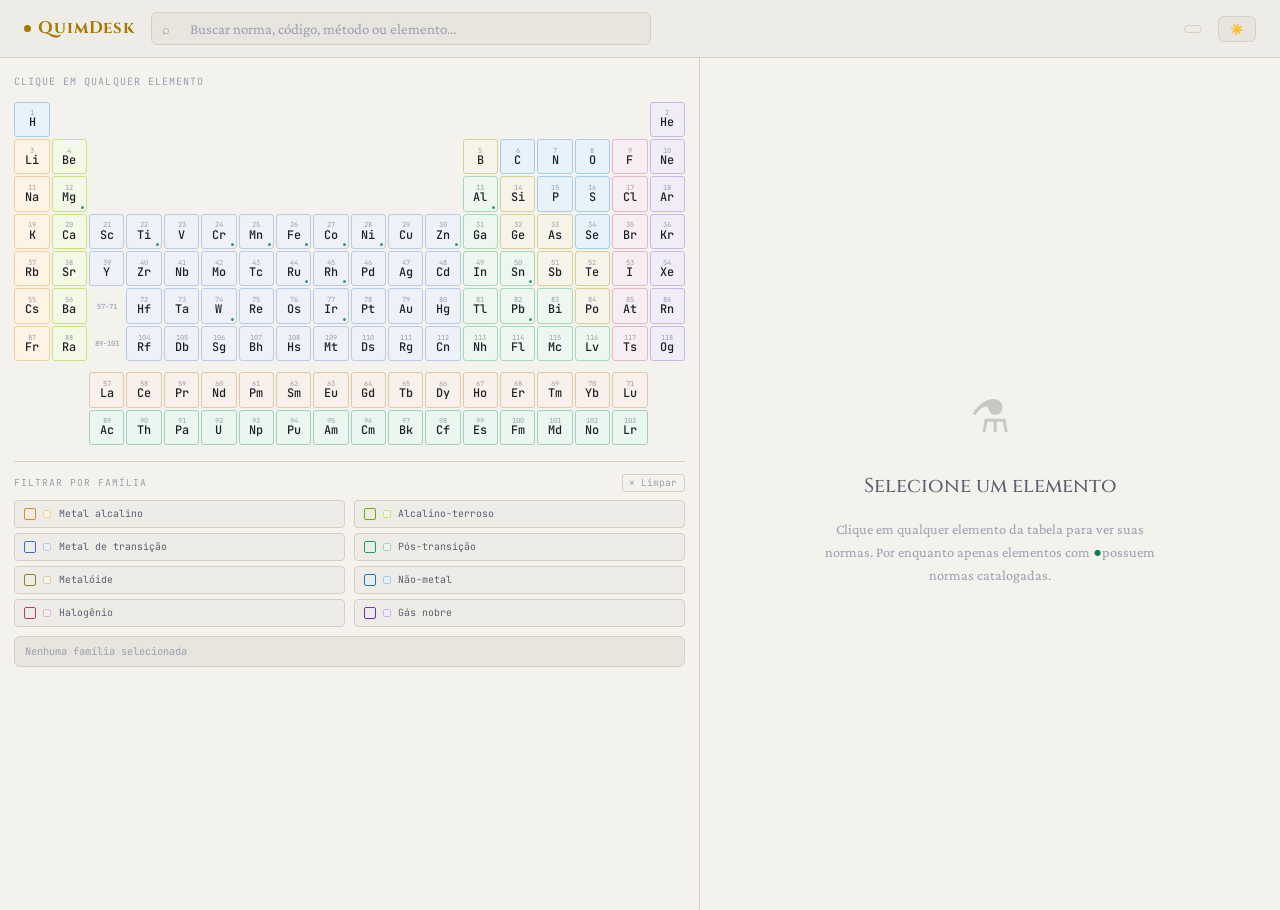
<file: ferramentas/QuimDesk/quimdesk.html>
<!DOCTYPE html>
<html lang="pt-BR" data-theme="light">
<head>
<meta charset="UTF-8">
<meta name="viewport" content="width=device-width, initial-scale=1.0">
<title>QuimDesk</title>
<link href="https://fonts.googleapis.com/css2?family=Cinzel:wght@500;700&family=Crimson+Pro:ital,wght@0,300;0,400;0,600;1,300&family=JetBrains+Mono:wght@300;400;500&display=swap" rel="stylesheet">
<style>
*,*::before,*::after{box-sizing:border-box;margin:0;padding:0}

/* ══ LIGHT THEME (DEFAULT) ══ */
:root{
  --bg:#f4f2ed; --surface:#eeece6; --card:#e8e5de;
  --border:#d4d0c8; --border-light:#b8b4a8;
  --text:#1e2028; --text-muted:#5a6070; --text-faint:#9aa0b0;
  --gold:#8a6200; --gold-light:#a87800; --gold-bg:#fff8e2; --gold-border:#dfc050;
  --silver:#3e5868; --silver-light:#2e4858; --silver-bg:#edf2f6; --silver-border:#98b4c4;
  --blue:#1a5faa; --blue-bg:#e8f0fa; --blue-border:#9ab8e0; --blue-glow:rgba(26,95,170,.22);
  --teal:#0f7a5a; --teal-bg:#e8f6f0; --teal-border:#80c8a8; --teal-glow:rgba(15,122,90,.22);
  --coral:#b83820; --coral-bg:#faeee8; --coral-border:#d8a090; --coral-glow:rgba(184,56,32,.22);
  --cat-alkali-bg:#fff3e6;   --cat-alkali-bd:#f0d0a0;   --cat-alkali-glow:#e08820;
  --cat-alkaline-bg:#f4f8e6; --cat-alkaline-bd:#cce080;  --cat-alkaline-glow:#70aa10;
  --cat-trans-bg:#eef2f8;    --cat-trans-bd:#b8cce8;    --cat-trans-glow:#3a70c8;
  --cat-post-bg:#edf6ef;     --cat-post-bd:#a8d8b8;     --cat-post-glow:#20a058;
  --cat-metal-bg:#f6f4e8;    --cat-metal-bd:#d8d098;    --cat-metal-glow:#908020;
  --cat-non-bg:#e8f2fa;      --cat-non-bd:#a8cce8;      --cat-non-glow:#1878bc;
  --cat-hal-bg:#f8eef2;      --cat-hal-bd:#e0b8cc;      --cat-hal-glow:#b83878;
  --cat-noble-bg:#f0edf8;    --cat-noble-bd:#c8b8e8;    --cat-noble-glow:#7030b8;
  --cat-lan-bg:#f8f0ea;      --cat-lan-bd:#e0c8a8;      --cat-lan-glow:#b07030;
  --cat-act-bg:#eaf6f0;      --cat-act-bd:#a0d0c0;      --cat-act-glow:#109878;
  --radius:6px; --radius-lg:10px;
  --font-mono:'JetBrains Mono',monospace;
  --font-serif:'Crimson Pro',Georgia,serif;
  --font-display:'Cinzel',serif;
}
/* ══ DARK THEME ══ */
[data-theme="dark"]{
  --bg:#0b0f14; --surface:#141920; --card:#1c2330;
  --border:#2a3344; --border-light:#354055;
  --text:#dde4ee; --text-muted:#7a8899; --text-faint:#4a5568;
  --gold:#c9943a; --gold-light:#e8b84b; --gold-bg:#1e1608; --gold-border:#3d2c0a;
  --silver:#8fa3b5; --silver-light:#b8ccd9; --silver-bg:#0e1418; --silver-border:#1e3040;
  --blue:#4a90d9; --blue-bg:#0d1a2e; --blue-border:#1a3a6a; --blue-glow:rgba(74,144,217,.35);
  --teal:#3aaa88; --teal-bg:#091e18; --teal-border:#0f3028; --teal-glow:rgba(58,170,136,.35);
  --coral:#c9604a; --coral-bg:#200e0b; --coral-border:#3a1a12; --coral-glow:rgba(201,96,74,.35);
  --cat-alkali-bg:#1a1108;   --cat-alkali-bd:#2e1f0a;   --cat-alkali-glow:#d07820;
  --cat-alkaline-bg:#151a0a; --cat-alkaline-bd:#243010;  --cat-alkaline-glow:#70aa10;
  --cat-trans-bg:#0d1520;    --cat-trans-bd:#1a2535;    --cat-trans-glow:#3a70c0;
  --cat-post-bg:#0d1a15;     --cat-post-bd:#162a22;     --cat-post-glow:#209850;
  --cat-metal-bg:#14120e;    --cat-metal-bd:#261f0c;    --cat-metal-glow:#908020;
  --cat-non-bg:#0a1420;      --cat-non-bd:#102030;      --cat-non-glow:#1878bc;
  --cat-hal-bg:#1a0d12;      --cat-hal-bd:#2e1520;      --cat-hal-glow:#b03870;
  --cat-noble-bg:#130d1a;    --cat-noble-bd:#201230;    --cat-noble-glow:#7030b8;
  --cat-lan-bg:#14100d;      --cat-lan-bd:#261e14;      --cat-lan-glow:#b07030;
  --cat-act-bg:#0d1412;      --cat-act-bd:#142420;      --cat-act-glow:#109878;
}

html{height:100%}
body{background:var(--bg);color:var(--text);font-family:var(--font-serif);font-size:16px;line-height:1.6;min-height:100%;overflow-x:hidden;transition:background .3s,color .3s}

/* ── HEADER ── */
header{display:flex;align-items:center;gap:1rem;padding:.75rem 1.5rem;background:var(--surface);border-bottom:1px solid var(--border);position:sticky;top:0;z-index:100;transition:background .3s,border-color .3s}
.logo{font-family:var(--font-display);font-size:1.05rem;font-weight:700;color:var(--gold-light);white-space:nowrap;letter-spacing:.05em;display:flex;align-items:center;gap:.45rem;flex-shrink:0}
.logo-dot{width:7px;height:7px;border-radius:50%;background:var(--gold-light)}
.search-wrap{flex:1;max-width:500px;position:relative}
.search-wrap input{width:100%;padding:.48rem 1rem .48rem 2.4rem;background:var(--card);border:1px solid var(--border);color:var(--text);border-radius:var(--radius);font-family:var(--font-serif);font-size:.93rem;outline:none;transition:border-color .2s,background .3s}
.search-wrap input:focus{border-color:var(--border-light)}
.search-wrap input::placeholder{color:var(--text-faint)}
.search-icon{position:absolute;left:.68rem;top:50%;transform:translateY(-50%);color:var(--text-faint);font-size:.82rem;pointer-events:none}
.header-tag{font-family:var(--font-mono);font-size:.68rem;color:var(--text-muted);border:1px solid var(--border);border-radius:4px;padding:.18rem .5rem;white-space:nowrap;margin-left:auto}
.theme-btn{display:flex;align-items:center;gap:.38rem;padding:.32rem .7rem;border-radius:var(--radius);background:var(--card);border:1px solid var(--border);color:var(--text-muted);font-family:var(--font-mono);font-size:.68rem;cursor:pointer;white-space:nowrap;flex-shrink:0;transition:background .15s,color .15s,border-color .15s}
.theme-btn:hover{background:var(--border);color:var(--text)}

/* ── LAYOUT ── */
.layout{display:flex;height:calc(100vh - 48px)}
.left-panel{width:min(700px,55%);flex-shrink:0;overflow-y:auto;padding:1rem .9rem;border-right:1px solid var(--border);transition:border-color .3s}
.right-panel{flex:1;overflow-y:auto;padding:1.4rem 1.5rem}

/* ── PERIODIC TABLE ── */
.pt-label{font-family:var(--font-mono);font-size:.63rem;color:var(--text-faint);text-transform:uppercase;letter-spacing:.1em;margin-bottom:.7rem}
.pt-grid{display:grid;grid-template-columns:repeat(18,1fr);grid-template-rows:repeat(11,auto);gap:2px;font-family:var(--font-mono)}
.pt-gap-row{grid-column:1/-1;height:5px}
.el{aspect-ratio:1;display:flex;flex-direction:column;align-items:center;justify-content:center;border-radius:3px;cursor:pointer;border:1px solid var(--cat-trans-bd);background:var(--cat-trans-bg);transition:border-color .2s,background .2s,transform .12s,opacity .3s,box-shadow .3s}
.el:hover{border-color:var(--border-light);transform:scale(1.08);z-index:2}
.el-num{font-size:.44rem;color:var(--text-faint);line-height:1;margin-bottom:1px}
.el-sym{font-size:.74rem;font-weight:500;line-height:1;color:var(--text)}
.cat-alkali{background:var(--cat-alkali-bg);border-color:var(--cat-alkali-bd)}
.cat-alkaline{background:var(--cat-alkaline-bg);border-color:var(--cat-alkaline-bd)}
.cat-transition{background:var(--cat-trans-bg);border-color:var(--cat-trans-bd)}
.cat-post{background:var(--cat-post-bg);border-color:var(--cat-post-bd)}
.cat-metalloid{background:var(--cat-metal-bg);border-color:var(--cat-metal-bd)}
.cat-nonmetal{background:var(--cat-non-bg);border-color:var(--cat-non-bd)}
.cat-halogen{background:var(--cat-hal-bg);border-color:var(--cat-hal-bd)}
.cat-noble{background:var(--cat-noble-bg);border-color:var(--cat-noble-bd)}
.cat-lanthanide{background:var(--cat-lan-bg);border-color:var(--cat-lan-bd)}
.cat-actinide{background:var(--cat-act-bg);border-color:var(--cat-act-bd)}
.cat-placeholder{background:transparent!important;border-color:transparent!important;cursor:default;pointer-events:none}
.cat-placeholder:hover{transform:none}
.cat-placeholder .el-sym{font-size:.44rem;color:var(--text-faint)}
/*placeholder since i am still uploading the norms */
.el-has-norms::after{
  content:'';position:absolute;bottom:2px;right:2px;
  width:3px;height:3px;border-radius:50%;
  background:var(--teal);opacity:.8;
}
.el{position:relative}

/* selected state */
.el-selected{border-color:var(--border-light)!important;box-shadow:0 0 0 2px var(--border-light);z-index:5}

/* family filter states */
.el.el-dimmed{opacity:.12;box-shadow:none!important}
.el.el-lit.cat-alkali   {border-color:var(--cat-alkali-glow)!important;  box-shadow:0 0 0 1px var(--cat-alkali-glow),  0 0 8px var(--cat-alkali-glow)}
.el.el-lit.cat-alkaline {border-color:var(--cat-alkaline-glow)!important; box-shadow:0 0 0 1px var(--cat-alkaline-glow), 0 0 8px var(--cat-alkaline-glow)}
.el.el-lit.cat-transition{border-color:var(--cat-trans-glow)!important;  box-shadow:0 0 0 1px var(--cat-trans-glow),   0 0 8px var(--cat-trans-glow)}
.el.el-lit.cat-post     {border-color:var(--cat-post-glow)!important;    box-shadow:0 0 0 1px var(--cat-post-glow),    0 0 8px var(--cat-post-glow)}
.el.el-lit.cat-metalloid{border-color:var(--cat-metal-glow)!important;   box-shadow:0 0 0 1px var(--cat-metal-glow),   0 0 8px var(--cat-metal-glow)}
.el.el-lit.cat-nonmetal {border-color:var(--cat-non-glow)!important;     box-shadow:0 0 0 1px var(--cat-non-glow),     0 0 8px var(--cat-non-glow)}
.el.el-lit.cat-halogen  {border-color:var(--cat-hal-glow)!important;     box-shadow:0 0 0 1px var(--cat-hal-glow),     0 0 8px var(--cat-hal-glow)}
.el.el-lit.cat-noble    {border-color:var(--cat-noble-glow)!important;   box-shadow:0 0 0 1px var(--cat-noble-glow),   0 0 8px var(--cat-noble-glow)}
.el.el-lit.cat-lanthanide{border-color:var(--cat-lan-glow)!important;    box-shadow:0 0 0 1px var(--cat-lan-glow),     0 0 8px var(--cat-lan-glow)}
.el.el-lit.cat-actinide {border-color:var(--cat-act-glow)!important;     box-shadow:0 0 0 1px var(--cat-act-glow),     0 0 8px var(--cat-act-glow)}

/* legend / family checkboxes */
.legend-title{font-family:var(--font-mono);font-size:.6rem;color:var(--text-faint);text-transform:uppercase;letter-spacing:.1em;margin-top:1rem;margin-bottom:.5rem;padding-top:.75rem;border-top:1px solid var(--border);display:flex;align-items:center;justify-content:space-between}
.legend-clear{font-size:.6rem;color:var(--text-faint);cursor:pointer;border:1px solid var(--border);border-radius:3px;padding:.1rem .4rem;background:transparent;font-family:var(--font-mono);transition:all .15s}
.legend-clear:hover{background:var(--card);color:var(--text-muted)}
.legend-grid{display:grid;grid-template-columns:1fr 1fr;gap:.3rem .6rem}
.fam-cb{display:flex;align-items:center;gap:.45rem;padding:.32rem .55rem;border-radius:4px;cursor:pointer;border:1px solid var(--border);background:var(--surface);transition:all .18s;user-select:none}
.fam-cb:hover{background:var(--card);border-color:var(--border-light)}
.fam-cb.checked{border-color:var(--cb-col)!important;box-shadow:0 0 0 1.5px var(--cb-col),0 0 10px color-mix(in srgb,var(--cb-col) 35%,transparent)}
@keyframes cbpop{0%{transform:scale(.93)}60%{transform:scale(1.05)}100%{transform:scale(1)}}
.fam-cb.checked{animation:cbpop .2s ease-out}
.cb-box{width:12px;height:12px;border-radius:2px;flex-shrink:0;border:1.5px solid var(--cb-col);display:flex;align-items:center;justify-content:center;transition:background .15s}
.fam-cb.checked .cb-box{background:var(--cb-col)}
.cb-check{font-size:.55rem;color:#fff;line-height:1;display:none}
.fam-cb.checked .cb-check{display:block}
.cb-dot{width:8px;height:8px;border-radius:2px;flex-shrink:0}
.cb-label{font-family:var(--font-mono);font-size:.62rem;color:var(--text-muted);white-space:nowrap;overflow:hidden;text-overflow:ellipsis}
.fam-cb.checked .cb-label{color:var(--text)}
.fam-count-bar{margin-top:.55rem;padding:.4rem .6rem;background:var(--card);border:1px solid var(--border);border-radius:var(--radius);font-family:var(--font-mono);font-size:.65rem;color:var(--text-muted);display:flex;align-items:center;gap:.4rem;flex-wrap:wrap;transition:all .2s}
.fam-count-bar.has-selection{border-color:var(--border-light);color:var(--text)}
.fam-tag{font-family:var(--font-mono);font-size:.58rem;padding:.1rem .38rem;border-radius:3px;border:1px solid}

/* ── RIGHT PANEL ── */
.welcome{height:100%;display:flex;flex-direction:column;align-items:center;justify-content:center;text-align:center;gap:1rem;padding:2rem}
.welcome-icon{font-size:2.8rem;opacity:.2}
.welcome h2{font-family:var(--font-display);font-size:1.25rem;font-weight:500;color:var(--text-muted)}
.welcome p{font-size:.9rem;color:var(--text-faint);max-width:340px;line-height:1.6}

/* element view */
.el-header{display:flex;align-items:flex-start;gap:1.2rem;padding-bottom:1.2rem;border-bottom:1px solid var(--border);margin-bottom:1.4rem}
.el-symbol-big{
  font-family:var(--font-mono);font-size:2.8rem;font-weight:500;line-height:1;
  padding:.5rem .8rem;border-radius:var(--radius-lg);min-width:78px;text-align:center;
  background:var(--surface);border:1px solid var(--border);color:var(--text);
}
/* per-element colours */
.el-header-info h1{font-family:var(--font-display);font-size:1.55rem;font-weight:500;margin-bottom:.2rem;color:var(--text)}
.el-meta{display:flex;gap:.45rem;flex-wrap:wrap;margin-bottom:.4rem}
.badge{font-family:var(--font-mono);font-size:.63rem;padding:.18rem .48rem;border-radius:4px}
.badge-num{background:var(--surface);color:var(--text-muted);border:1px solid var(--border)}
.badge-cat{background:var(--blue-bg);color:var(--blue);border:1px solid var(--blue-border)}
.badge-group{background:var(--surface);color:var(--text-muted);border:1px solid var(--border)}
.el-desc{font-size:.88rem;color:var(--text-muted);font-style:italic;line-height:1.6}

.props-grid{display:grid;grid-template-columns:repeat(3,1fr);gap:.45rem;margin-bottom:1.4rem}
.prop-card{background:var(--surface);border:1px solid var(--border);border-radius:var(--radius);padding:.55rem .75rem}
.prop-label{font-family:var(--font-mono);font-size:.58rem;color:var(--text-faint);text-transform:uppercase;letter-spacing:.06em;margin-bottom:.18rem}
.prop-value{font-family:var(--font-mono);font-size:.82rem;color:var(--text)}

/* norms section */
.section-header{display:flex;align-items:center;justify-content:space-between;margin-bottom:.75rem}
.section-title{font-family:var(--font-mono);font-size:.68rem;text-transform:uppercase;letter-spacing:.1em;color:var(--text-muted)}
.norm-count{font-family:var(--font-mono);font-size:.63rem;color:var(--text-faint)}
.filter-row{display:flex;gap:.4rem;margin-bottom:1rem;flex-wrap:wrap;align-items:center}
.filter-hint{font-family:var(--font-mono);font-size:.58rem;color:var(--text-faint);opacity:.7}
.filter-btn{font-family:var(--font-mono);font-size:.65rem;padding:.28rem .72rem;border-radius:4px;cursor:pointer;border:1px solid var(--border);background:var(--surface);color:var(--text-muted);transition:all .18s}
.filter-btn:hover{border-color:var(--border-light);color:var(--text);background:var(--card)}
.filter-btn.active-all {background:var(--card);border-color:var(--border-light);color:var(--text);font-weight:500}
.filter-btn.active-abnt{background:var(--blue-bg);border-color:var(--blue);color:var(--blue);box-shadow:0 0 0 2px var(--blue-glow),0 0 12px var(--blue-glow)}
.filter-btn.active-iso {background:var(--teal-bg);border-color:var(--teal);color:var(--teal);box-shadow:0 0 0 2px var(--teal-glow),0 0 12px var(--teal-glow)}
.filter-btn.active-astm{background:var(--coral-bg);border-color:var(--coral);color:var(--coral);box-shadow:0 0 0 2px var(--coral-glow),0 0 12px var(--coral-glow)}
@keyframes pop{0%{transform:scale(.9)}60%{transform:scale(1.07)}100%{transform:scale(1)}}
.filter-btn.active-abnt,.filter-btn.active-iso,.filter-btn.active-astm{animation:pop .2s ease-out}

.norm-list{display:flex;flex-direction:column;gap:.55rem}
.norm-card{background:var(--surface);border:1px solid var(--border);border-radius:var(--radius);padding:.85rem 1rem;transition:border-color .15s}
.norm-card:hover{border-color:var(--border-light)}
.norm-card-top{display:flex;align-items:flex-start;justify-content:space-between;gap:.8rem;margin-bottom:.38rem}
.norm-code{font-family:var(--font-mono);font-size:.73rem;font-weight:500;color:var(--text)}
.norm-type-badge{font-family:var(--font-mono);font-size:.58rem;padding:.13rem .42rem;border-radius:3px;white-space:nowrap;flex-shrink:0}
.type-abnt{background:var(--blue-bg);color:var(--blue);border:1px solid var(--blue-border)}
.type-iso {background:var(--teal-bg);color:var(--teal);border:1px solid var(--teal-border)}
.type-astm{background:var(--coral-bg);color:var(--coral);border:1px solid var(--coral-border)}
.norm-title{font-size:.84rem;color:var(--text-muted);line-height:1.45;margin-bottom:.48rem}
.norm-footer{display:flex;align-items:center;justify-content:space-between;gap:.5rem;flex-wrap:wrap}
.norm-scope{font-family:var(--font-mono);font-size:.58rem;color:var(--text-faint)}

/* NO NORMS := SHOW PLACEHOLDER */
.no-norms{
  display:flex;flex-direction:column;align-items:center;gap:.6rem;
  padding:1.5rem 1rem;text-align:center;
  background:var(--surface);border:1px dashed var(--border);
  border-radius:var(--radius);
}
.no-norms-icon{font-size:1.6rem;opacity:.25}
.no-norms-text{font-family:var(--font-mono);font-size:.75rem;color:var(--text-faint)}
.no-norms-hint{font-size:.78rem;color:var(--text-faint);line-height:1.5}

/* link button */
.link-btn{
  display:inline-flex;align-items:center;gap:.35rem;
  font-family:var(--font-mono);font-size:.63rem;
  padding:.25rem .65rem;border-radius:4px;cursor:pointer;
  border:1px solid var(--border);background:transparent;
  color:var(--text-muted);text-decoration:none;
  transition:all .15s;white-space:nowrap;
}
.link-btn:hover{border-color:var(--blue-border);color:var(--blue);background:var(--blue-bg)}
.link-btn svg{width:11px;height:11px;flex-shrink:0;fill:currentColor}

/* category colormap for the symbol box */
.sym-alkali   {background:var(--cat-alkali-bg)!important;  border-color:var(--cat-alkali-bd)!important;  color:var(--cat-alkali-glow)!important}
.sym-alkaline {background:var(--cat-alkaline-bg)!important;border-color:var(--cat-alkaline-bd)!important;color:var(--cat-alkaline-glow)!important}
.sym-transition{background:var(--cat-trans-bg)!important;  border-color:var(--cat-trans-bd)!important;   color:var(--cat-trans-glow)!important}
.sym-post     {background:var(--cat-post-bg)!important;    border-color:var(--cat-post-bd)!important;    color:var(--cat-post-glow)!important}
.sym-metalloid{background:var(--cat-metal-bg)!important;   border-color:var(--cat-metal-bd)!important;   color:var(--cat-metal-glow)!important}
.sym-nonmetal {background:var(--cat-non-bg)!important;     border-color:var(--cat-non-bd)!important;     color:var(--cat-non-glow)!important}
.sym-halogen  {background:var(--cat-hal-bg)!important;     border-color:var(--cat-hal-bd)!important;     color:var(--cat-hal-glow)!important}
.sym-noble    {background:var(--cat-noble-bg)!important;   border-color:var(--cat-noble-bd)!important;   color:var(--cat-noble-glow)!important}
.sym-lanthanide{background:var(--cat-lan-bg)!important;    border-color:var(--cat-lan-bd)!important;     color:var(--cat-lan-glow)!important}
.sym-actinide {background:var(--cat-act-bg)!important;     border-color:var(--cat-act-bd)!important;     color:var(--cat-act-glow)!important}

/* search dropdown */
.search-results{position:absolute;top:calc(100% + 4px);left:0;right:0;background:var(--card);border:1px solid var(--border);border-radius:var(--radius);overflow:hidden;z-index:200;max-height:270px;overflow-y:auto;box-shadow:0 4px 18px rgba(0,0,0,.1)}
.sr-item{padding:.48rem 1rem;cursor:pointer;border-bottom:1px solid var(--border);transition:background .1s}
.sr-item:last-child{border-bottom:none}
.sr-item:hover{background:var(--surface)}
.sr-item-top{display:flex;align-items:center;gap:.48rem;margin-bottom:.08rem}
.sr-item-code{font-family:var(--font-mono);font-size:.73rem;color:var(--text)}
.sr-item-text{font-size:.78rem;color:var(--text-muted)}
.sr-el{display:flex;align-items:center;gap:.75rem}
.sr-el-sym{font-family:var(--font-mono);font-size:.95rem;font-weight:500;width:30px;text-align:center}
::-webkit-scrollbar{width:4px;height:4px}
::-webkit-scrollbar-track{background:transparent}
::-webkit-scrollbar-thumb{background:var(--border);border-radius:2px}
.hidden{display:none!important}
</style>
</head>
<body>

<header>
  <div class="logo"><div class="logo-dot"></div>QuimDesk</div>
  <div class="search-wrap">
    <span class="search-icon">⌕</span>
    <input type="text" id="search" placeholder="Buscar norma, código, método ou elemento...">
    <div class="search-results hidden" id="search-results"></div>
  </div>
  <div class="header-tag" id="header-tag"></div>
  <button class="theme-btn" onclick="toggleTheme()">
    <span id="theme-icon">☀️</span>
  </button>
</header>

<div class="layout">
  <div class="left-panel">
    <div class="pt-label">Clique em qualquer elemento</div>
    <div class="pt-grid" id="pt-grid"></div>
    <div class="legend-title">
      <span>Filtrar por família</span>
      <button class="legend-clear" onclick="clearFamilies()">✕ Limpar</button>
    </div>
    <div class="legend-grid" id="legend-grid"></div>
    <div class="fam-count-bar" id="fam-count-bar">
      <span id="fam-count-text" style="color:var(--text-faint)">Nenhuma família selecionada</span>
    </div>
  </div>

  <div class="right-panel">
    <div class="welcome" id="welcome">
      <div class="welcome-icon">⚗</div>
      <h2>Selecione um elemento</h2>
      <p>Clique em qualquer elemento da tabela para ver suas normas. Por enquanto apenas elementos com <span style="color:var(--teal)">●</span>possuem normas catalogadas.</p>
    </div>
    <div id="element-view" class="hidden"></div>
  </div>
</div>

<script>
/* ══ CONFIG ══════════════════════════════════════════ */
const ELEMENTS_URL = 'data/elements.json';
const NORMAS_URL   = 'data/normas.json';

/* ══ CATEGORY LABELS/(PT-BR) ════════════════════════ */
const CAT_LABEL = {
  alkali:'Metal Alcalino', alkaline:'Alcalino-terroso',
  transition:'Metal de Transição', post:'Pós-transição',
  metalloid:'Metalóide', nonmetal:'Não-metal',
  halogen:'Halogênio', noble:'Gás Nobre',
  lanthanide:'Lantanídeo', actinide:'Actinídeo'
};

/* ══ FAMILIES ═════════════════════════════════════ */
const FAMILIES = [
  {id:'alkali',     label:'Metal alcalino',    bg:'--cat-alkali-bg',   bd:'--cat-alkali-bd',   glow:'--cat-alkali-glow'},
  {id:'alkaline',   label:'Alcalino-terroso',  bg:'--cat-alkaline-bg', bd:'--cat-alkaline-bd', glow:'--cat-alkaline-glow'},
  {id:'transition', label:'Metal de transição',bg:'--cat-trans-bg',    bd:'--cat-trans-bd',    glow:'--cat-trans-glow'},
  {id:'post',       label:'Pós-transição',     bg:'--cat-post-bg',     bd:'--cat-post-bd',     glow:'--cat-post-glow'},
  {id:'metalloid',  label:'Metalóide',         bg:'--cat-metal-bg',    bd:'--cat-metal-bd',    glow:'--cat-metal-glow'},
  {id:'nonmetal',   label:'Não-metal',         bg:'--cat-non-bg',      bd:'--cat-non-bd',      glow:'--cat-non-glow'},
  {id:'halogen',    label:'Halogênio',         bg:'--cat-hal-bg',      bd:'--cat-hal-bd',      glow:'--cat-hal-glow'},
  {id:'noble',      label:'Gás nobre',         bg:'--cat-noble-bg',    bd:'--cat-noble-bd',    glow:'--cat-noble-glow'},
];
const CAT_TO_FAM = {alkali:'alkali',alkaline:'alkaline',transition:'transition',post:'post',metalloid:'metalloid',nonmetal:'nonmetal',halogen:'halogen',noble:'noble',lanthanide:null,actinide:null};

/* ══ STATE ═════════════════════════════════════════ */
let ELEMENTS = [], NORMAS = {};
let activeFamilies = new Set();
let activeNormFilters = new Set();
let currentSym = null;
let searchIndex = [];

/* ══ THEME ═══════════════════════════════════════════ */
function toggleTheme(){
  const h = document.documentElement;
  const dark = h.getAttribute('data-theme') === 'dark';
  h.setAttribute('data-theme', dark ? 'light' : 'dark');
  document.getElementById('theme-icon').textContent = dark ? '☀️' : '🌙';
  //document.getElementById('theme-label').textContent = dark ? '' : '';
}

/* ══ LOAD DATA ═══════════════════════════════════════ */
async function loadData(){
  try {
    const [elRes, nrRes] = await Promise.all([fetch(ELEMENTS_URL), fetch(NORMAS_URL)]);
    ELEMENTS = await elRes.json();
    NORMAS   = await nrRes.json();
  } catch(e) {
    ELEMENTS = FALLBACK_ELEMENTS;
    NORMAS   = FALLBACK_NORMAS;
  }
  const normaSyms = Object.keys(NORMAS);
  buildSearchIndex();
  renderTable();
  renderLegendCheckboxes();
}

/* ══ SEARCH INDEX ════════════════════════════════════ */
function buildSearchIndex(){
  searchIndex = [];
  ELEMENTS.filter(e => e.z > 0).forEach(e => searchIndex.push({type:'element', sym:e.s, name:e.n}));
  Object.values(NORMAS).forEach(el => {
    el.normas.forEach(n => searchIndex.push({type:'norm', sym:el.sym, code:n.codigo, title:n.titulo, tipo:n.tipo, link:n.link}));
  });
}

/* ══ PERIODIC TABLE ══════════════════════════════════ */
const CAT_CLS = {
  alkali:'cat-alkali', alkaline:'cat-alkaline', transition:'cat-transition',
  post:'cat-post', metalloid:'cat-metalloid', nonmetal:'cat-nonmetal',
  halogen:'cat-halogen', noble:'cat-noble',
  lanthanide:'cat-lanthanide', actinide:'cat-actinide', placeholder:'cat-placeholder'
};

function renderTable(){
  const g = document.getElementById('pt-grid');
  g.innerHTML = '';
  ELEMENTS.forEach(el => {
    const d = document.createElement('div');
    d.className = 'el ' + (CAT_CLS[el.cat] || 'cat-transition');
    d.style.gridColumn = el.c;
    d.style.gridRow = el.r >= 9 ? el.r + 1 : el.r;
    d.dataset.sym = el.s;
    d.dataset.cat = el.cat;
    d.title = el.n + (el.z ? ' (Z=' + el.z + ')' : '');

    if(el.cat !== 'placeholder' && el.z > 0){
      // PLACEHOLDER PIMP 
      if(NORMAS[el.s]) d.classList.add('el-has-norms');
      d.innerHTML = `<span class="el-num">${el.z}</span><span class="el-sym">${el.s}</span>`;
      d.addEventListener('click', () => showElement(el.s));
    } else {
      d.innerHTML = `<span class="el-sym">${el.s}</span>`;
    }
    g.appendChild(d);
  });
  // GAP ROW for block F
  const gap = document.createElement('div');
  gap.className = 'pt-gap-row'; gap.style.gridRow = '8'; gap.style.gridColumn = '1/-1';
  g.appendChild(gap);
}

/* ══ FAMILY CHECKBOXES ═══════════════════════════════ */
function renderLegendCheckboxes(){
  const grid = document.getElementById('legend-grid');
  grid.innerHTML = '';
  FAMILIES.forEach(fam => {
    const item = document.createElement('div');
    item.className = 'fam-cb';
    item.id = 'fcb-' + fam.id;
    item.style.setProperty('--cb-col', `var(${fam.glow})`);
    item.innerHTML = `
      <div class="cb-box"><span class="cb-check">✓</span></div>
      <div class="cb-dot" style="background:var(${fam.bg});border:1px solid var(${fam.bd})"></div>
      <span class="cb-label">${fam.label}</span>`;
    item.addEventListener('click', () => toggleFamily(fam.id));
    grid.appendChild(item);
  });
}

function toggleFamily(id){
  activeFamilies.has(id) ? activeFamilies.delete(id) : activeFamilies.add(id);
  syncFamilyUI();
}
function clearFamilies(){ activeFamilies.clear(); syncFamilyUI(); }

function syncFamilyUI(){
  FAMILIES.forEach(fam => {
    const cb = document.getElementById('fcb-' + fam.id);
    if(cb) cb.classList.toggle('checked', activeFamilies.has(fam.id));
  });
  document.querySelectorAll('.el').forEach(c => {
    const cat = c.dataset.cat;
    if(cat === 'placeholder') return;
    if(activeFamilies.size === 0){
      c.classList.remove('el-lit','el-dimmed');
    } else {
      const inFamily = CAT_TO_FAM[cat] && activeFamilies.has(CAT_TO_FAM[cat]);
      c.classList.toggle('el-lit',    !!inFamily);
      c.classList.toggle('el-dimmed', !inFamily);
    }
  });
  updateFamCountBar();
}

function updateFamCountBar(){
  const bar  = document.getElementById('fam-count-bar');
  const text = document.getElementById('fam-count-text');
  if(activeFamilies.size === 0){
    bar.classList.remove('has-selection');
    text.innerHTML = `<span style="color:var(--text-faint)">Nenhuma família selecionada</span>`;
    return;
  }
  bar.classList.add('has-selection');
  let total = 0, tags = '';
  activeFamilies.forEach(famId => {
    const fam = FAMILIES.find(f => f.id === famId);
    const count = ELEMENTS.filter(e => CAT_TO_FAM[e.cat] === famId && e.z > 0).length;
    total += count;
    tags += `<span class="fam-tag" style="background:var(${fam.bg});border-color:var(${fam.bd});color:var(${fam.glow})">${fam.label} · ${count}</span>`;
  });
  text.innerHTML = `<span style="color:var(--text-muted);margin-right:.3rem">${total} elemento${total!==1?'s':''}</span>${tags}`;
}

function showElement(sym){
  currentSym = sym;
  activeNormFilters.clear();

  // mark selected cell
  document.querySelectorAll('.el-selected').forEach(e => e.classList.remove('el-selected'));
  const cell = document.querySelector(`.el[data-sym="${sym}"]`);
  if(cell) cell.classList.add('el-selected');

  document.getElementById('welcome').classList.add('hidden');
  document.getElementById('element-view').classList.remove('hidden');

  //  MERGE DATA => return result
  const base   = ELEMENTS.find(e => e.s === sym) || {};
  const rich   = NORMAS[sym] || null;

  const data = {
    sym:     sym,
    nome:    rich?.nome    || base.n   || sym,
    z:       base.z        || rich?.z  || '—',
    peso:    rich?.peso    || '—',
    cat:     rich?.cat     || CAT_LABEL[base.cat] || base.cat || '—',
    catKey:  base.cat      || 'transition',
    grupo:   rich?.grupo   || '—',
    periodo: rich?.periodo || (base.r  || '—'),
    estado:  rich?.estado  || '—',
    cor:     rich?.cor     || '—',
    bloco:   rich?.bloco   || derivarBloco(base.cat),
    desc:    rich?.desc    || null,
    normas:  rich?.normas  || [],
  };

  renderElementView(data);
}

function derivarBloco(cat){
  if(!cat) return '—';
  if(['alkali','alkaline'].includes(cat)) return 's';
  if(['transition'].includes(cat)) return 'd';
  if(['lanthanide','actinide'].includes(cat)) return 'f';
  return 'p';
}

function renderElementView(d){
  const symCls = 'sym-' + d.catKey;
  const hasNorms = d.normas.length > 0;

  document.getElementById('element-view').innerHTML = `
    <div class="el-header">
      <div class="el-symbol-big ${symCls}">${d.sym}</div>
      <div class="el-header-info">
        <h1>${d.nome}</h1>
        <div class="el-meta">
          <span class="badge badge-num">Z = ${d.z}</span>
          ${d.peso !== '—' ? `<span class="badge badge-num">M = ${d.peso} g/mol</span>` : ''}
          <span class="badge badge-cat">${d.cat}</span>
          ${hasNorms ? `<span class="badge" style="background:var(--teal-bg);color:var(--teal);border:1px solid var(--teal-border)">● ${d.normas.length} norma${d.normas.length!==1?'s':''}</span>` : ''}
        </div>
        ${d.desc ? `<p class="el-desc">${d.desc}</p>` : ''}
      </div>
    </div>

    <div class="props-grid">
      <div class="prop-card"><div class="prop-label">Grupo</div><div class="prop-value">${d.grupo}</div></div>
      <div class="prop-card"><div class="prop-label">Período</div><div class="prop-value">${d.periodo}</div></div>
      <div class="prop-card"><div class="prop-label">Bloco</div><div class="prop-value">${d.bloco}</div></div>
      <div class="prop-card"><div class="prop-label">Estado (25°C)</div><div class="prop-value">${d.estado}</div></div>
      <div class="prop-card"><div class="prop-label">Cor</div><div class="prop-value">${d.cor}</div></div>
      <div class="prop-card"><div class="prop-label">Nº atômico</div><div class="prop-value">${d.z}</div></div>
    </div>

    <div class="section-header">
      <span class="section-title">Normas e Métodos</span>
      <span class="norm-count" id="norm-count">${d.normas.length} norma${d.normas.length!==1?'s':''}</span>
    </div>

    ${hasNorms ? `
    <div class="filter-row">
      <button id="fbtn-all"  class="filter-btn active-all" onclick="setNormFilter('ALL')">Todas</button>
      <button id="fbtn-abnt" class="filter-btn"            onclick="setNormFilter('ABNT')">ABNT</button>
      <button id="fbtn-iso"  class="filter-btn"            onclick="setNormFilter('ISO')">ISO</button>
      <button id="fbtn-astm" class="filter-btn"            onclick="setNormFilter('ASTM')">ASTM</button>
      <span class="filter-hint">— selecione múltiplos</span>
    </div>` : ''}

    <div class="norm-list" id="norm-list"></div>`;

  renderNorms(d);
}

/* ══ NORM FILTERS ════════════════════════════════════ */
function setNormFilter(type){
  if(type === 'ALL') activeNormFilters.clear();
  else activeNormFilters.has(type) ? activeNormFilters.delete(type) : activeNormFilters.add(type);
  syncNormBtns();
  if(currentSym) renderNorms(buildCurrentData());
}

function buildCurrentData(){
  const base = ELEMENTS.find(e => e.s === currentSym) || {};
  const rich = NORMAS[currentSym] || null;
  return {
    normas: rich?.normas || [],
    sym: currentSym, nome: rich?.nome || base.n || currentSym,
    z: base.z || '—', peso: rich?.peso || '—',
    cat: rich?.cat || CAT_LABEL[base.cat] || base.cat || '—',
    catKey: base.cat || 'transition',
    grupo: rich?.grupo || '—', periodo: rich?.periodo || '—',
    estado: rich?.estado || '—', cor: rich?.cor || '—',
    bloco: rich?.bloco || derivarBloco(base.cat), desc: rich?.desc || null,
  };
}

function syncNormBtns(){
  const ba=document.getElementById('fbtn-all'),bb=document.getElementById('fbtn-abnt'),bi=document.getElementById('fbtn-iso'),bs=document.getElementById('fbtn-astm');
  if(!ba) return;
  [ba,bb,bi,bs].forEach(b => b.className='filter-btn');
  if(activeNormFilters.size===0){ ba.classList.add('active-all'); }
  else {
    if(activeNormFilters.has('ABNT')) bb.classList.add('active-abnt');
    if(activeNormFilters.has('ISO'))  bi.classList.add('active-iso');
    if(activeNormFilters.has('ASTM')) bs.classList.add('active-astm');
  }
}

function filteredNorms(d){ return activeNormFilters.size===0 ? d.normas : d.normas.filter(n => activeNormFilters.has(n.tipo)); }

function renderNorms(d){
  const list = document.getElementById('norm-list'); if(!list) return;
  const cnt  = document.getElementById('norm-count');

  if(!d.normas.length){
    if(cnt) cnt.textContent = '0 normas';
    list.innerHTML = `
      <div class="no-norms">
        <div class="no-norms-icon">📋</div>
        <div class="no-norms-text">Nenhuma norma catalogada</div>
        <div class="no-norms-hint">Aguarde, ou faça uma requisição da norma pro email .</div>
      </div>`;
    return;
  }

  const norms = filteredNorms(d);
  if(cnt) cnt.textContent = norms.length + ' norma' + (norms.length!==1?'s':'');

  if(!norms.length){
    list.innerHTML = `<div style="padding:1.5rem;text-align:center;font-family:var(--font-mono);font-size:.78rem;color:var(--text-faint)">Nenhuma norma com os filtros selecionados.</div>`;
    return;
  }

  list.innerHTML = norms.map(n => `
    <div class="norm-card">
      <div class="norm-card-top">
        <span class="norm-code">${n.codigo} (${n.ano})</span>
        <span class="norm-type-badge type-${n.tipo.toLowerCase()}">${n.tipo}</span>
      </div>
      <div class="norm-title">${n.titulo}</div>
      <div class="norm-footer">
        <span class="norm-scope">${n.escopo}</span>
        <a class="link-btn" href="${n.link}" target="_blank" rel="noopener">
          <svg viewBox="0 0 16 16"><path d="M8.75 1.25a.75.75 0 0 0-1.5 0v6.19L5.28 5.47a.75.75 0 0 0-1.06 1.06l3.25 3.25a.75.75 0 0 0 1.06 0l3.25-3.25a.75.75 0 0 0-1.06-1.06L8.75 7.44V1.25ZM2.5 10.75a.75.75 0 0 0-1.5 0v1.5A2.75 2.75 0 0 0 3.75 15h8.5A2.75 2.75 0 0 0 15 12.25v-1.5a.75.75 0 0 0-1.5 0v1.5c0 .69-.56 1.25-1.25 1.25h-8.5c-.69 0-1.25-.56-1.25-1.25v-1.5Z"/></svg>
          Link para a Norma
        </a>
      </div>
    </div>`).join('');
}

/* ══ SEARCH ══════════════════════════════════════════ */
const searchInput   = document.getElementById('search');
const searchResults = document.getElementById('search-results');

searchInput.addEventListener('input', () => {
  const q = searchInput.value.trim().toLowerCase();
  if(!q){ searchResults.classList.add('hidden'); return; }
  const m = searchIndex.filter(i =>
    i.type === 'element'
      ? i.name.toLowerCase().includes(q) || i.sym.toLowerCase() === q
      : i.code.toLowerCase().includes(q) || i.title.toLowerCase().includes(q) || i.tipo.toLowerCase().includes(q)
  ).slice(0, 8);
  if(!m.length){ searchResults.classList.add('hidden'); return; }
  searchResults.innerHTML = m.map(i => {
    if(i.type === 'element'){
      const base = ELEMENTS.find(e => e.s === i.sym);
      const cat  = base?.cat || 'transition';
      const glowVar = FAMILIES.find(f => f.id === CAT_TO_FAM[cat])?.glow || '--text-muted';
      return `<div class="sr-item" onclick="pick('${i.sym}','element')">
        <div class="sr-el">
          <span class="sr-el-sym" style="color:var(${glowVar})">${i.sym}</span>
          <span style="font-size:.84rem">${i.name}</span>
          ${NORMAS[i.sym]?`<span style="font-family:var(--font-mono);font-size:.56rem;color:var(--teal)">● normas</span>`:''}
        </div></div>`;
    }
    return `<div class="sr-item" onclick="pick('${i.sym}','norm','${i.code}')">
      <div class="sr-item-top">
        <span class="sr-item-code">${i.code}</span>
        <span class="norm-type-badge type-${i.tipo.toLowerCase()}" style="font-size:.58rem;padding:.1rem .35rem">${i.tipo}</span>
      </div>
      <div class="sr-item-text">${i.title.substring(0,82)}${i.title.length>82?'…':''}</div></div>`;
  }).join('');
  searchResults.classList.remove('hidden');
});

function pick(sym, type, code){
  searchResults.classList.add('hidden'); searchInput.value = '';
  showElement(sym);
  if(type === 'norm' && code){
    setTimeout(() => {
      document.querySelectorAll('.norm-code').forEach(c => {
        if(c.textContent.startsWith(code)){
          const card = c.closest('.norm-card');
          card.scrollIntoView({behavior:'smooth', block:'center'});
          card.style.borderColor = 'var(--border-light)';
          setTimeout(() => card.style.borderColor = '', 1800);
        }
      });
    }, 120);
  }
}

document.addEventListener('click', e => { if(!e.target.closest('.search-wrap')) searchResults.classList.add('hidden'); });
document.addEventListener('keydown', e => {
  if(e.key === '/' && document.activeElement !== searchInput){ e.preventDefault(); searchInput.focus(); }
  if(e.key === 'Escape') searchResults.classList.add('hidden');
});

/* ══ FALLBACK ═══════════════════════════════ */
//const FALLBACK_ELEMENTS=[{"z":1,"s":"H","n":"Hidrogênio","r":1,"c":1,"cat":"nonmetal"},{"z":2,"s":"He","n":"Hélio","r":1,"c":18,"cat":"noble"},{"z":3,"s":"Li","n":"Lítio","r":2,"c":1,"cat":"alkali"},{"z":4,"s":"Be","n":"Berílio","r":2,"c":2,"cat":"alkaline"},{"z":5,"s":"B","n":"Boro","r":2,"c":13,"cat":"metalloid"},{"z":6,"s":"C","n":"Carbono","r":2,"c":14,"cat":"nonmetal"},{"z":7,"s":"N","n":"Nitrogênio","r":2,"c":15,"cat":"nonmetal"},{"z":8,"s":"O","n":"Oxigênio","r":2,"c":16,"cat":"nonmetal"},{"z":9,"s":"F","n":"Flúor","r":2,"c":17,"cat":"halogen"},{"z":10,"s":"Ne","n":"Neônio","r":2,"c":18,"cat":"noble"},{"z":11,"s":"Na","n":"Sódio","r":3,"c":1,"cat":"alkali"},{"z":12,"s":"Mg","n":"Magnésio","r":3,"c":2,"cat":"alkaline"},{"z":13,"s":"Al","n":"Alumínio","r":3,"c":13,"cat":"post"},{"z":14,"s":"Si","n":"Silício","r":3,"c":14,"cat":"metalloid"},{"z":15,"s":"P","n":"Fósforo","r":3,"c":15,"cat":"nonmetal"},{"z":16,"s":"S","n":"Enxofre","r":3,"c":16,"cat":"nonmetal"},{"z":17,"s":"Cl","n":"Cloro","r":3,"c":17,"cat":"halogen"},{"z":18,"s":"Ar","n":"Argônio","r":3,"c":18,"cat":"noble"},{"z":19,"s":"K","n":"Potássio","r":4,"c":1,"cat":"alkali"},{"z":20,"s":"Ca","n":"Cálcio","r":4,"c":2,"cat":"alkaline"},{"z":21,"s":"Sc","n":"Escândio","r":4,"c":3,"cat":"transition"},{"z":22,"s":"Ti","n":"Titânio","r":4,"c":4,"cat":"transition"},{"z":23,"s":"V","n":"Vanádio","r":4,"c":5,"cat":"transition"},{"z":24,"s":"Cr","n":"Cromo","r":4,"c":6,"cat":"transition"},{"z":25,"s":"Mn","n":"Manganês","r":4,"c":7,"cat":"transition"},{"z":26,"s":"Fe","n":"Ferro","r":4,"c":8,"cat":"transition"},{"z":27,"s":"Co","n":"Cobalto","r":4,"c":9,"cat":"transition"},{"z":28,"s":"Ni","n":"Níquel","r":4,"c":10,"cat":"transition"},{"z":29,"s":"Cu","n":"Cobre","r":4,"c":11,"cat":"transition"},{"z":30,"s":"Zn","n":"Zinco","r":4,"c":12,"cat":"transition"},{"z":31,"s":"Ga","n":"Gálio","r":4,"c":13,"cat":"post"},{"z":32,"s":"Ge","n":"Germânio","r":4,"c":14,"cat":"metalloid"},{"z":33,"s":"As","n":"Arsênio","r":4,"c":15,"cat":"metalloid"},{"z":34,"s":"Se","n":"Selênio","r":4,"c":16,"cat":"nonmetal"},{"z":35,"s":"Br","n":"Bromo","r":4,"c":17,"cat":"halogen"},{"z":36,"s":"Kr","n":"Criptônio","r":4,"c":18,"cat":"noble"},{"z":37,"s":"Rb","n":"Rubídio","r":5,"c":1,"cat":"alkali"},{"z":38,"s":"Sr","n":"Estrôncio","r":5,"c":2,"cat":"alkaline"},{"z":39,"s":"Y","n":"Ítrio","r":5,"c":3,"cat":"transition"},{"z":40,"s":"Zr","n":"Zircônio","r":5,"c":4,"cat":"transition"},{"z":41,"s":"Nb","n":"Nióbio","r":5,"c":5,"cat":"transition"},{"z":42,"s":"Mo","n":"Molibdênio","r":5,"c":6,"cat":"transition"},{"z":43,"s":"Tc","n":"Tecnécio","r":5,"c":7,"cat":"transition"},{"z":44,"s":"Ru","n":"Rutênio","r":5,"c":8,"cat":"transition"},{"z":45,"s":"Rh","n":"Ródio","r":5,"c":9,"cat":"transition"},{"z":46,"s":"Pd","n":"Paládio","r":5,"c":10,"cat":"transition"},{"z":47,"s":"Ag","n":"Prata","r":5,"c":11,"cat":"transition"},{"z":48,"s":"Cd","n":"Cádmio","r":5,"c":12,"cat":"transition"},{"z":49,"s":"In","n":"Índio","r":5,"c":13,"cat":"post"},{"z":50,"s":"Sn","n":"Estanho","r":5,"c":14,"cat":"post"},{"z":51,"s":"Sb","n":"Antimônio","r":5,"c":15,"cat":"metalloid"},{"z":52,"s":"Te","n":"Telúrio","r":5,"c":16,"cat":"metalloid"},{"z":53,"s":"I","n":"Iodo","r":5,"c":17,"cat":"halogen"},{"z":54,"s":"Xe","n":"Xenônio","r":5,"c":18,"cat":"noble"},{"z":55,"s":"Cs","n":"Césio","r":6,"c":1,"cat":"alkali"},{"z":56,"s":"Ba","n":"Bário","r":6,"c":2,"cat":"alkaline"},{"z":0,"s":"57-71","n":"Lantanídeos","r":6,"c":3,"cat":"placeholder"},{"z":72,"s":"Hf","n":"Háfnio","r":6,"c":4,"cat":"transition"},{"z":73,"s":"Ta","n":"Tântalo","r":6,"c":5,"cat":"transition"},{"z":74,"s":"W","n":"Tungstênio","r":6,"c":6,"cat":"transition"},{"z":75,"s":"Re","n":"Rênio","r":6,"c":7,"cat":"transition"},{"z":76,"s":"Os","n":"Ósmio","r":6,"c":8,"cat":"transition"},{"z":77,"s":"Ir","n":"Irídio","r":6,"c":9,"cat":"transition"},{"z":78,"s":"Pt","n":"Platina","r":6,"c":10,"cat":"transition"},{"z":79,"s":"Au","n":"Ouro","r":6,"c":11,"cat":"transition"},{"z":80,"s":"Hg","n":"Mercúrio","r":6,"c":12,"cat":"transition"},{"z":81,"s":"Tl","n":"Tálio","r":6,"c":13,"cat":"post"},{"z":82,"s":"Pb","n":"Chumbo","r":6,"c":14,"cat":"post"},{"z":83,"s":"Bi","n":"Bismuto","r":6,"c":15,"cat":"post"},{"z":84,"s":"Po","n":"Polônio","r":6,"c":16,"cat":"metalloid"},{"z":85,"s":"At","n":"Astato","r":6,"c":17,"cat":"halogen"},{"z":86,"s":"Rn","n":"Radônio","r":6,"c":18,"cat":"noble"},{"z":87,"s":"Fr","n":"Frâncio","r":7,"c":1,"cat":"alkali"},{"z":88,"s":"Ra","n":"Rádio","r":7,"c":2,"cat":"alkaline"},{"z":0,"s":"89-103","n":"Actinídeos","r":7,"c":3,"cat":"placeholder"},{"z":104,"s":"Rf","n":"Rutherfórdio","r":7,"c":4,"cat":"transition"},{"z":105,"s":"Db","n":"Dúbnio","r":7,"c":5,"cat":"transition"},{"z":106,"s":"Sg","n":"Seabórgio","r":7,"c":6,"cat":"transition"},{"z":107,"s":"Bh","n":"Bóhrio","r":7,"c":7,"cat":"transition"},{"z":108,"s":"Hs","n":"Hássio","r":7,"c":8,"cat":"transition"},{"z":109,"s":"Mt","n":"Meitnério","r":7,"c":9,"cat":"transition"},{"z":110,"s":"Ds","n":"Darmstádtio","r":7,"c":10,"cat":"transition"},{"z":111,"s":"Rg","n":"Roentgênio","r":7,"c":11,"cat":"transition"},{"z":112,"s":"Cn","n":"Copernício","r":7,"c":12,"cat":"transition"},{"z":113,"s":"Nh","n":"Nihônio","r":7,"c":13,"cat":"post"},{"z":114,"s":"Fl","n":"Fleróvio","r":7,"c":14,"cat":"post"},{"z":115,"s":"Mc","n":"Moscóvio","r":7,"c":15,"cat":"post"},{"z":116,"s":"Lv","n":"Livermório","r":7,"c":16,"cat":"post"},{"z":117,"s":"Ts","n":"Tennessino","r":7,"c":17,"cat":"halogen"},{"z":118,"s":"Og","n":"Oganessônio","r":7,"c":18,"cat":"noble"},{"z":57,"s":"La","n":"Lantânio","r":9,"c":3,"cat":"lanthanide"},{"z":58,"s":"Ce","n":"Cério","r":9,"c":4,"cat":"lanthanide"},{"z":59,"s":"Pr","n":"Praseodímio","r":9,"c":5,"cat":"lanthanide"},{"z":60,"s":"Nd","n":"Neodímio","r":9,"c":6,"cat":"lanthanide"},{"z":61,"s":"Pm","n":"Promécio","r":9,"c":7,"cat":"lanthanide"},{"z":62,"s":"Sm","n":"Samário","r":9,"c":8,"cat":"lanthanide"},{"z":63,"s":"Eu","n":"Európio","r":9,"c":9,"cat":"lanthanide"},{"z":64,"s":"Gd","n":"Gadolínio","r":9,"c":10,"cat":"lanthanide"},{"z":65,"s":"Tb","n":"Térbio","r":9,"c":11,"cat":"lanthanide"},{"z":66,"s":"Dy","n":"Disprósio","r":9,"c":12,"cat":"lanthanide"},{"z":67,"s":"Ho","n":"Hólmio","r":9,"c":13,"cat":"lanthanide"},{"z":68,"s":"Er","n":"Érbio","r":9,"c":14,"cat":"lanthanide"},{"z":69,"s":"Tm","n":"Túlio","r":9,"c":15,"cat":"lanthanide"},{"z":70,"s":"Yb","n":"Itérbio","r":9,"c":16,"cat":"lanthanide"},{"z":71,"s":"Lu","n":"Lutécio","r":9,"c":17,"cat":"lanthanide"},{"z":89,"s":"Ac","n":"Actínio","r":10,"c":3,"cat":"actinide"},{"z":90,"s":"Th","n":"Tório","r":10,"c":4,"cat":"actinide"},{"z":91,"s":"Pa","n":"Protactínio","r":10,"c":5,"cat":"actinide"},{"z":92,"s":"U","n":"Urânio","r":10,"c":6,"cat":"actinide"},{"z":93,"s":"Np","n":"Neptúnio","r":10,"c":7,"cat":"actinide"},{"z":94,"s":"Pu","n":"Plutônio","r":10,"c":8,"cat":"actinide"},{"z":95,"s":"Am","n":"Amerício","r":10,"c":9,"cat":"actinide"},{"z":96,"s":"Cm","n":"Cúrio","r":10,"c":10,"cat":"actinide"},{"z":97,"s":"Bk","n":"Berquélio","r":10,"c":11,"cat":"actinide"},{"z":98,"s":"Cf","n":"Califórnio","r":10,"c":12,"cat":"actinide"},{"z":99,"s":"Es","n":"Einsteínio","r":10,"c":13,"cat":"actinide"},{"z":100,"s":"Fm","n":"Férmio","r":10,"c":14,"cat":"actinide"},{"z":101,"s":"Md","n":"Mendelévio","r":10,"c":15,"cat":"actinide"},{"z":102,"s":"No","n":"Nobélio","r":10,"c":16,"cat":"actinide"},{"z":103,"s":"Lr","n":"Laurêncio","r":10,"c":17,"cat":"actinide"}];
//const FALLBACK_NORMAS={"Au":{"nome":"Ouro","sym":"Au","z":79,"peso":"196,967","cat":"Metal de Transição","grupo":"11","periodo":"6","estado":"Sólido","cor":"Amarelo metálico","desc":"Metal precioso nobre, altamente maleável e dúctil, de cor amarela característica. Não oxida ao ar e é resistente à maioria dos ácidos. Amplamente usado em joalheria, eletrônica e como reserva de valor.","normas":[{"id":1,"codigo":"ABNT NBR ISO 11426","ano":2012,"titulo":"Joalheria — Determinação do teor de ouro em ligas de joias de ouro — Método por copelação (ensaio de toque)","tipo":"ABNT","escopo":"Joalheria e metais preciosos","link":"https://www.abntcatalogo.com.br/norma.aspx?ID=ABNT+NBR+ISO+11426"},{"id":2,"codigo":"ISO 11426","ano":2021,"titulo":"Jewellery and precious metals — Determination of gold in gold jewellery alloys — Cupellation method (fire assay)","tipo":"ISO","escopo":"Joalheria e metais preciosos","link":"https://www.iso.org/standard/79827.html"},{"id":3,"codigo":"ASTM E1335","ano":2020,"titulo":"Standard Test Method for Determination of Gold, Silver, and Palladium in Jewelry Alloys by ICP-OES","tipo":"ASTM","escopo":"Joalheria e espectrometria","link":"https://www.astm.org/e1335-20.html"},{"id":4,"codigo":"ISO 9202","ano":2014,"titulo":"Jewellery — Fineness of precious metal alloys","tipo":"ISO","escopo":"Ligas de metais preciosos","link":"https://www.iso.org/standard/62448.html"},{"id":5,"codigo":"ABNT NBR 16064","ano":2012,"titulo":"Joias, bijuterias e acessórios — Contaminantes inorgânicos — Determinação de metais pesados por AAS","tipo":"ABNT","escopo":"Joalheria e segurança química","link":"https://www.abntcatalogo.com.br/norma.aspx?ID=ABNT+NBR+16064"},{"id":6,"codigo":"ASTM B562","ano":2019,"titulo":"Standard Specification for Refined Gold","tipo":"ASTM","escopo":"Ouro refinado e pureza","link":"https://www.astm.org/b0562-19.html"},{"id":7,"codigo":"ISO 15093","ano":2020,"titulo":"Jewellery — Determination of high purity gold — Difference method using ICP-OES","tipo":"ISO","escopo":"Alta pureza — ICP-OES","link":"https://www.iso.org/standard/74587.html"}]},"Ag":{"nome":"Prata","sym":"Ag","z":47,"peso":"107,868","cat":"Metal de Transição","grupo":"11","periodo":"5","estado":"Sólido","cor":"Branco prateado","desc":"Metal precioso de cor branco brilhante, com a maior condutividade elétrica e térmica entre todos os metais. Amplamente usado em joalheria, eletrônica, fotografia e aplicações antimicrobianas.","normas":[{"id":1,"codigo":"ABNT NBR ISO 11427","ano":2012,"titulo":"Joalheria — Determinação do teor de prata em ligas de joias de prata — Método gravimétrico (Volhard)","tipo":"ABNT","escopo":"Joalheria e metais preciosos","link":"https://www.abntcatalogo.com.br/norma.aspx?ID=ABNT+NBR+ISO+11427"},{"id":2,"codigo":"ISO 11427","ano":2021,"titulo":"Jewellery and precious metals — Determination of silver in silver jewellery alloys — Volumetric (potentiometric) method","tipo":"ISO","escopo":"Joalheria e metais preciosos","link":"https://www.iso.org/standard/79828.html"},{"id":3,"codigo":"ABNT NBR 14942","ano":2003,"titulo":"Joias — Títulos de ligas de prata — Definição, requisitos e métodos de ensaio","tipo":"ABNT","escopo":"Ligas de prata para joalheria","link":"https://www.abntcatalogo.com.br/norma.aspx?ID=ABNT+NBR+14942"},{"id":4,"codigo":"ASTM E1336","ano":2019,"titulo":"Standard Test Method for Determination of Silver in Precious Metal Alloys by Flame Atomic Absorption Spectrometry","tipo":"ASTM","escopo":"Espectrometria de absorção atômica","link":"https://www.astm.org/e1336-19.html"},{"id":5,"codigo":"ASTM B413","ano":2014,"titulo":"Standard Specification for Refined Silver","tipo":"ASTM","escopo":"Prata refinada — especificação","link":"https://www.astm.org/b0413-14.html"},{"id":6,"codigo":"ISO 15093","ano":2020,"titulo":"Jewellery — Determination of high purity silver — Difference method using ICP-OES","tipo":"ISO","escopo":"Alta pureza — ICP-OES","link":"https://www.iso.org/standard/74587.html"},{"id":7,"codigo":"ASTM B452","ano":2022,"titulo":"Standard Specification for Silver-Copper and Silver-Copper-Zinc Brazing Filler Metals","tipo":"ASTM","escopo":"Ligas para brasagem","link":"https://www.astm.org/b0452-22.html"}]}};

/* ══ BOOT ════════════════════════════════════════════ */
loadData();
</script>
</body>
</html>
</file>
